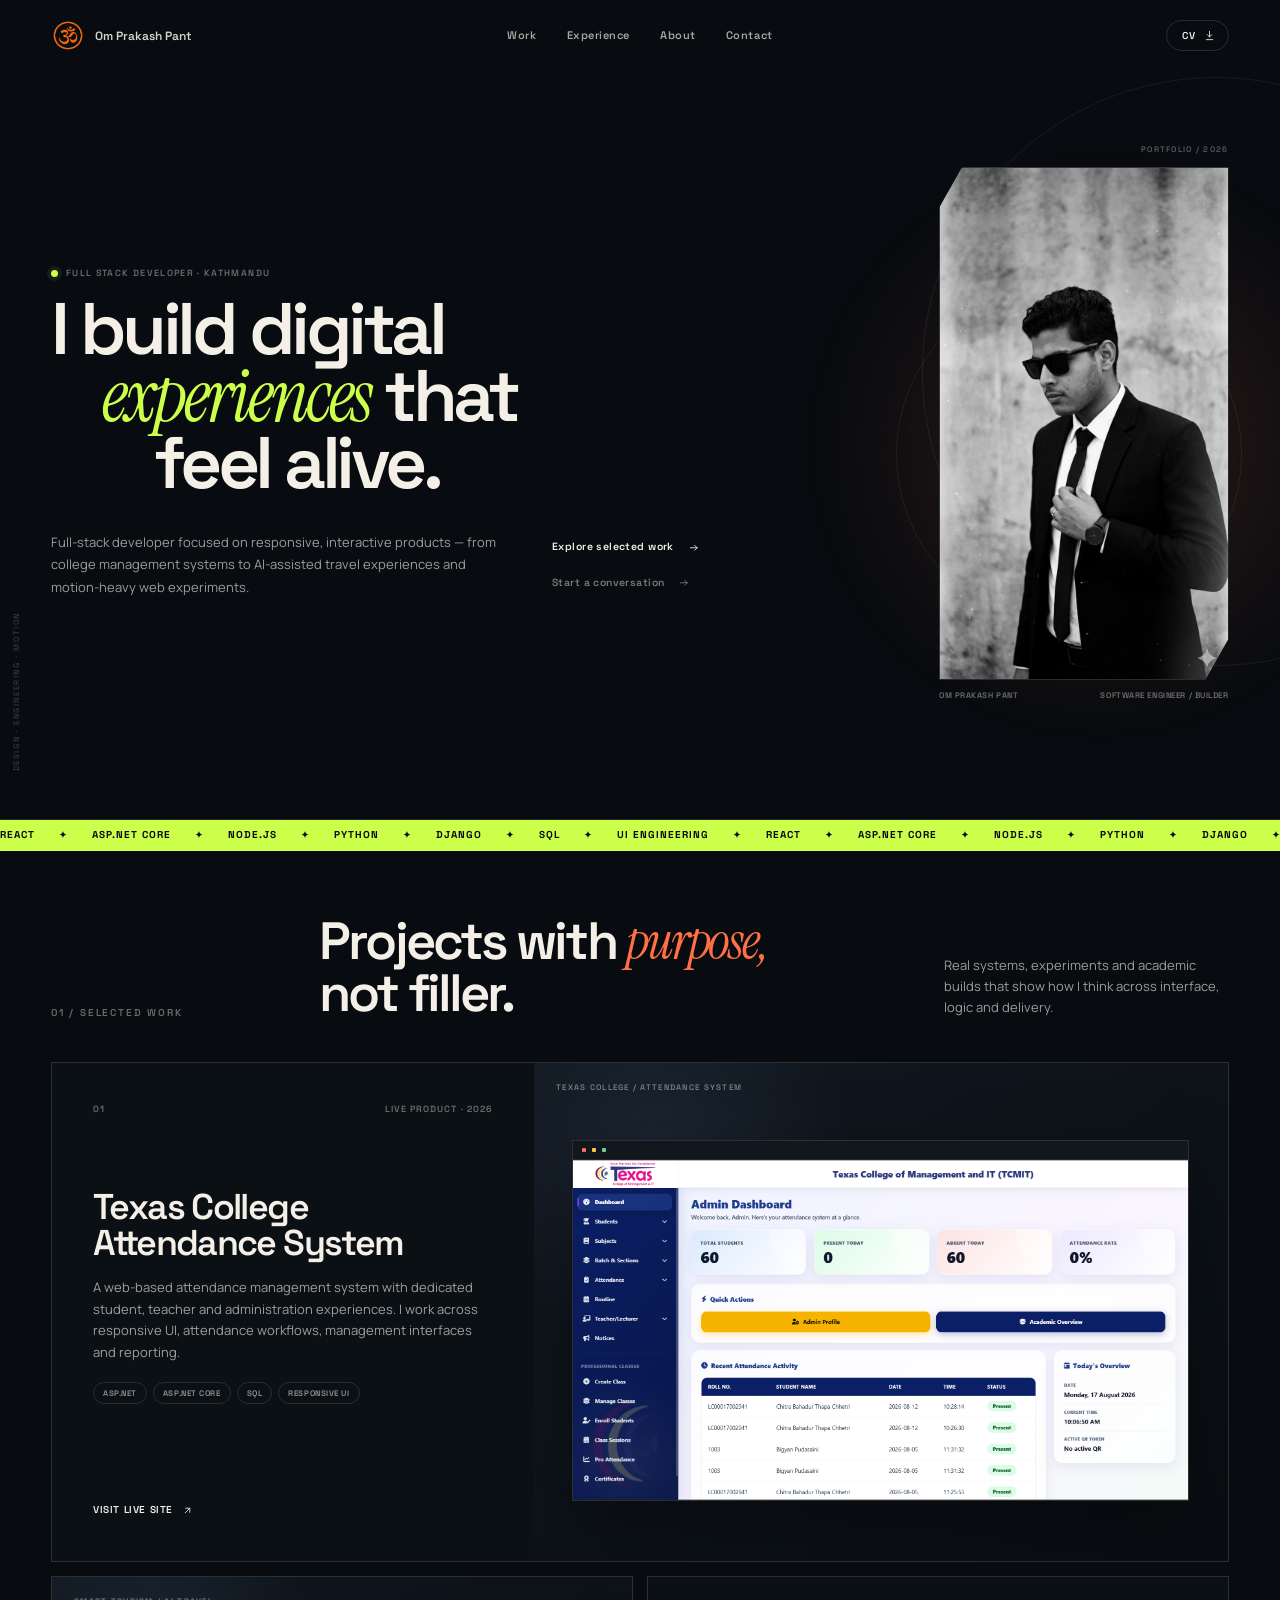
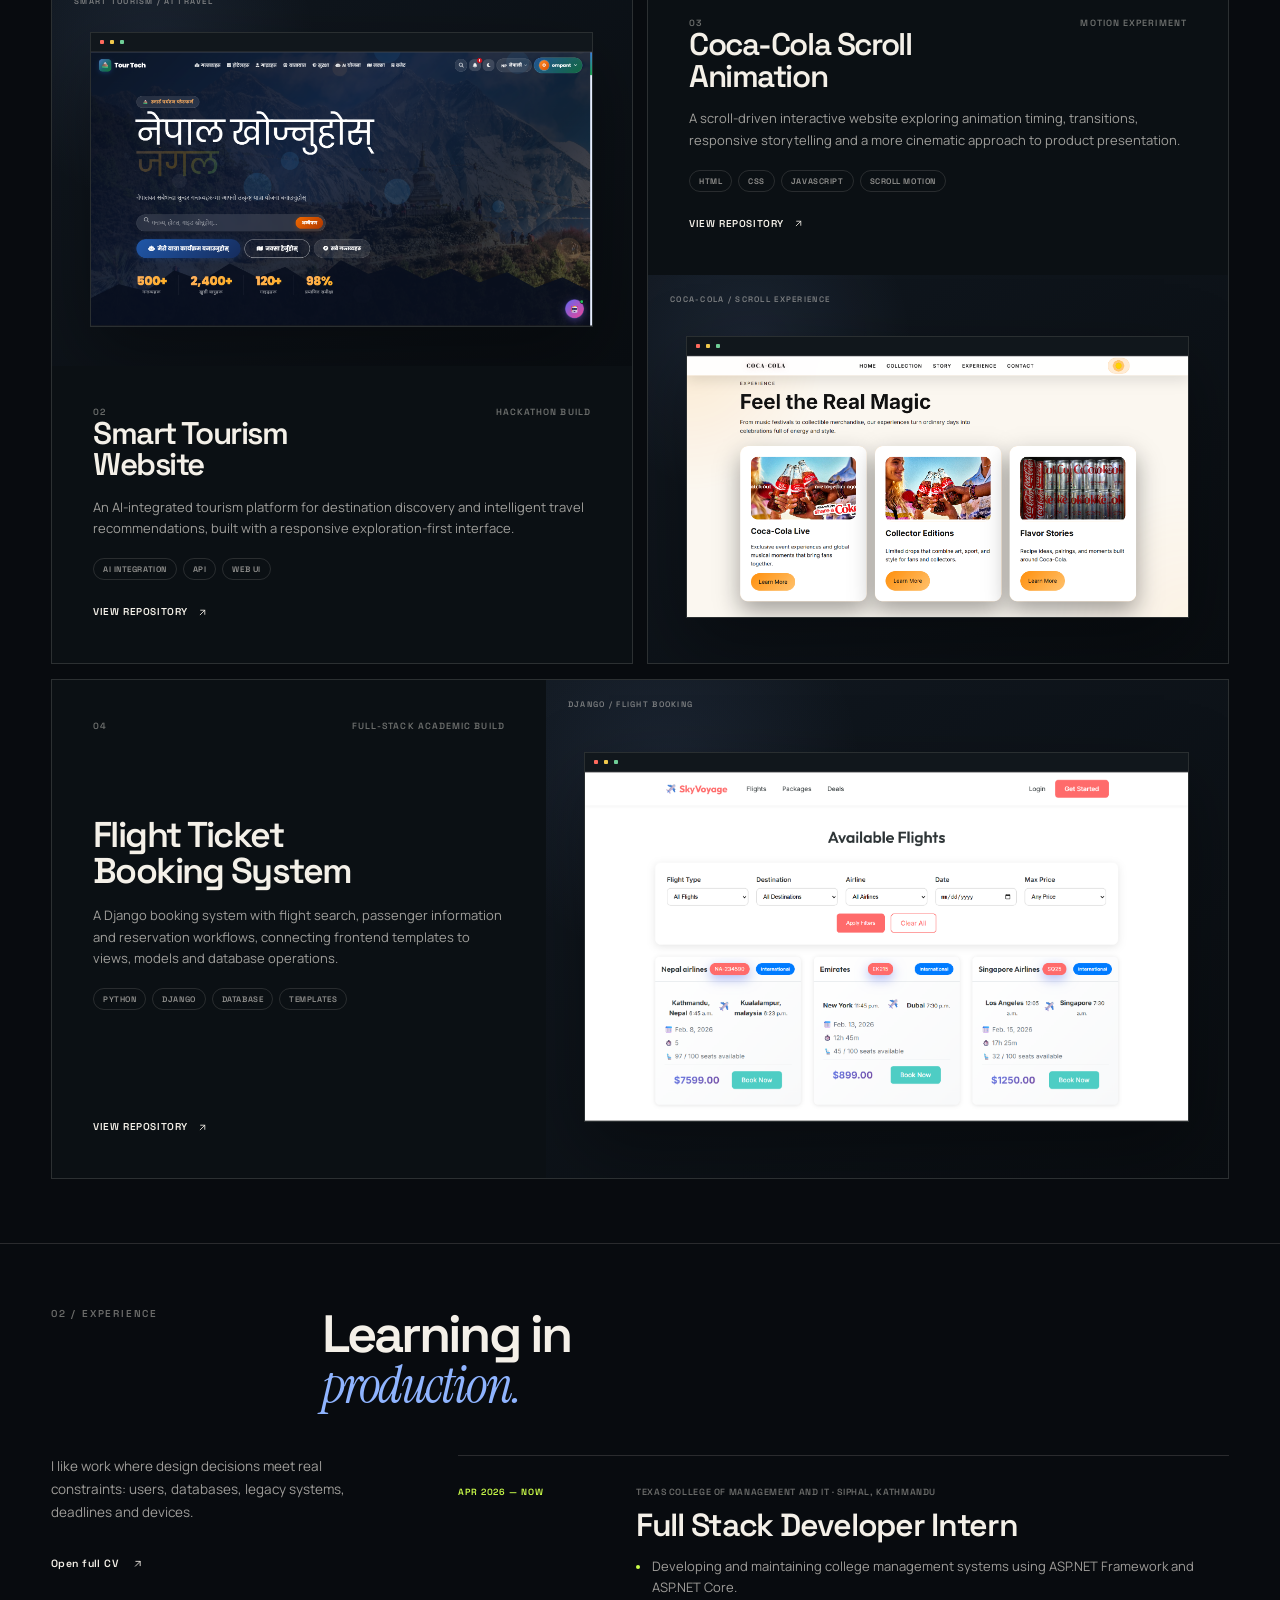
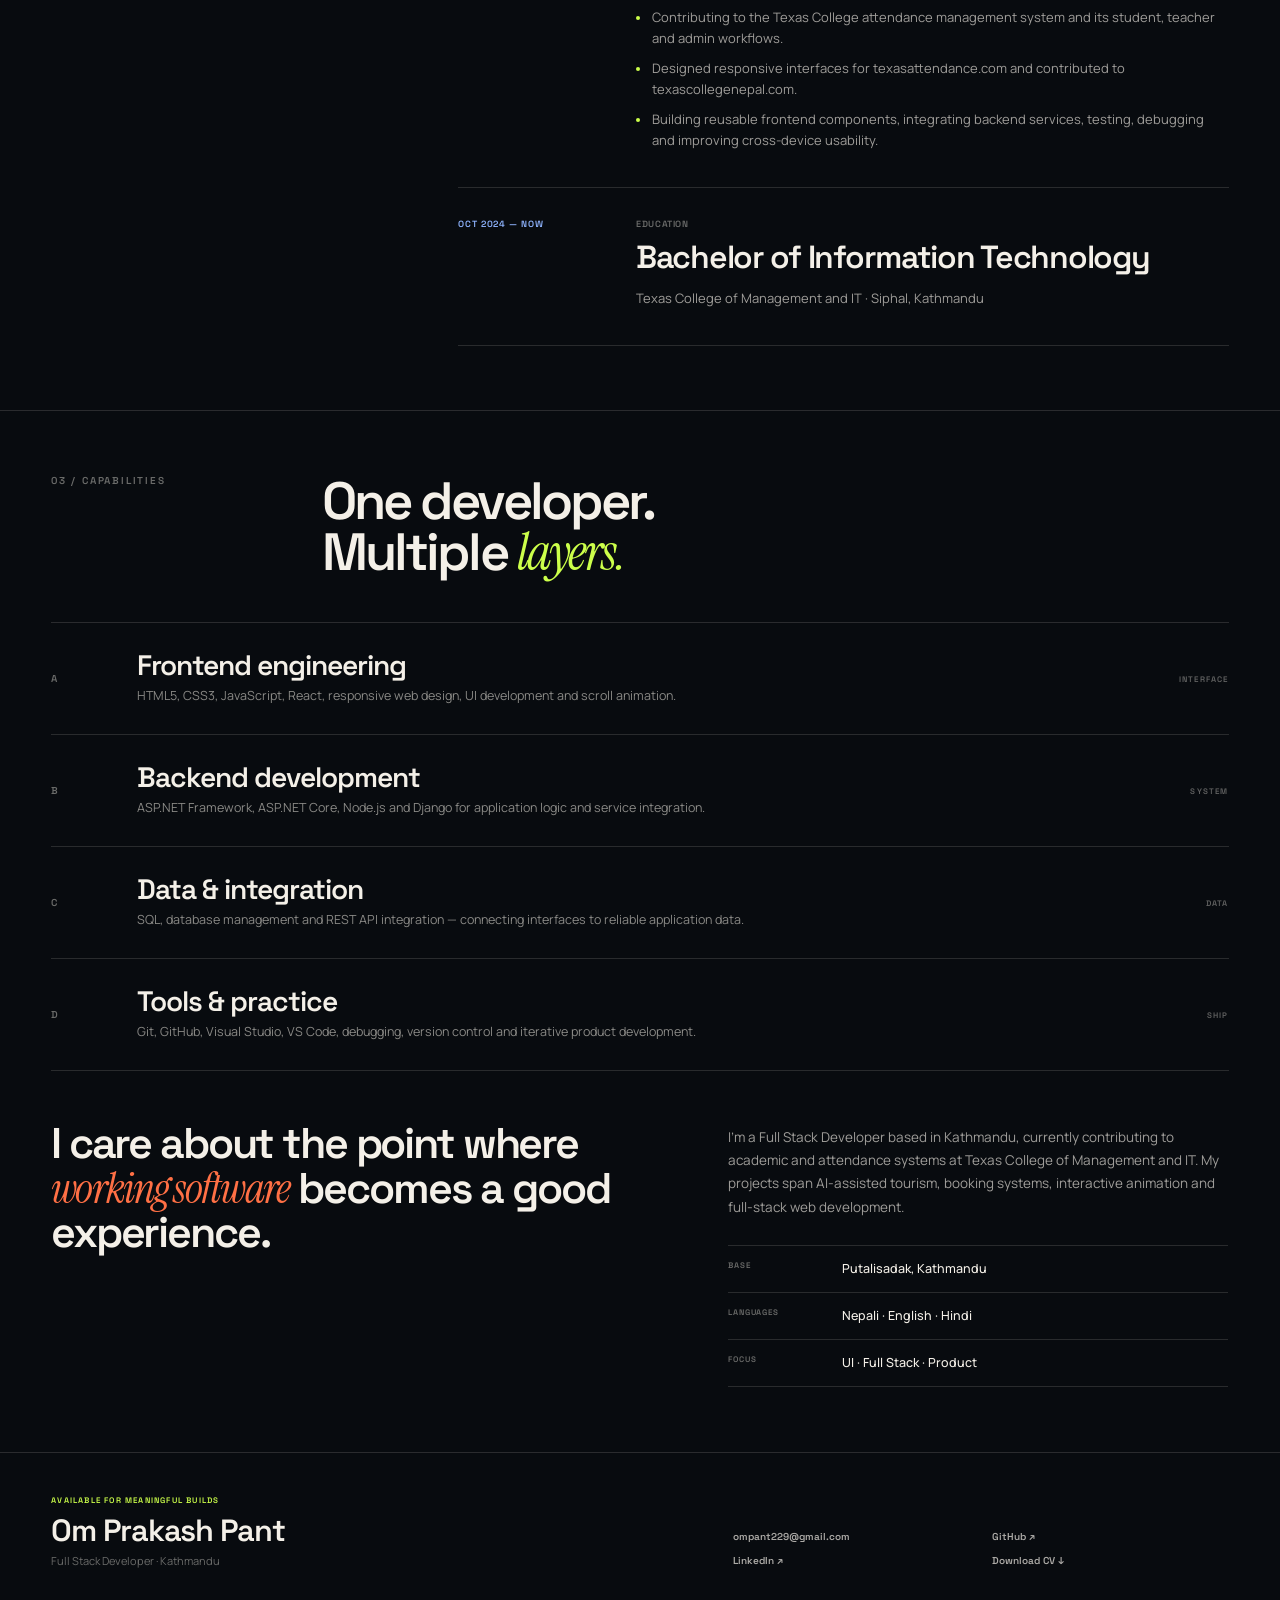
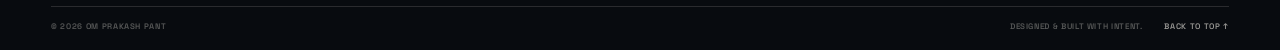
<file: index.html>
<!doctype html>
<html lang="en">
<head>
  <meta charset="utf-8">
  <meta name="viewport" content="width=device-width, initial-scale=1">
  <meta name="description" content="Portfolio of Om Prakash Pant — Full Stack Developer building responsive web products with React, ASP.NET, Node.js, Python and Django.">
  <meta name="theme-color" content="#080b0d">
  <title>Om Prakash Pant — Full Stack Developer</title>
  <link rel="preconnect" href="https://fonts.googleapis.com">
  <link rel="preconnect" href="https://fonts.gstatic.com" crossorigin>
  <link href="https://fonts.googleapis.com/css2?family=Instrument+Serif:ital@0;1&family=Manrope:wght@400;500;600;700&family=Space+Grotesk:wght@500;600;700&display=swap" rel="stylesheet">
  <link rel="stylesheet" href="assets/css/styles.css">
  <script src="assets/js/main.js" defer></script>
</head>
<body>
  <div class="scroll-progress" aria-hidden="true"><span id="scrollProgress"></span></div>

  <header class="site-header" id="siteHeader">
    <a class="brand" href="#home" aria-label="Om Prakash Pant home">
      <span class="brand-mark"><img src="assets/images/om-mark.png" alt="" width="36" height="36"></span>
      <span class="brand-name">Om Prakash Pant</span>
    </a>

    <nav class="desktop-nav" aria-label="Primary navigation">
      <a href="#work">Work</a>
      <a href="#experience">Experience</a>
      <a href="#about">About</a>
      <a href="#contact">Contact</a>
    </nav>

    <a class="header-cta magnetic" href="assets/docs/Om-Prakash-Pant-CV.pdf" download>
      <span>CV</span>
      <svg viewBox="0 0 24 24" aria-hidden="true"><path d="M12 3v12m0 0 5-5m-5 5-5-5M5 21h14"/></svg>
    </a>

    <button class="menu-toggle" id="menuToggle" type="button" aria-expanded="false" aria-controls="mobileNav" aria-label="Open navigation">
      <span></span><span></span>
    </button>

    <div class="mobile-nav" id="mobileNav" aria-hidden="true">
      <a href="#work">Work <span>01</span></a>
      <a href="#experience">Experience <span>02</span></a>
      <a href="#about">About <span>03</span></a>
      <a href="#contact">Contact <span>04</span></a>
    </div>
  </header>

  <main>
    <section class="hero" id="home">
      <div class="hero-noise" aria-hidden="true"></div>
      <div class="hero-orbit orbit-one" aria-hidden="true"></div>
      <div class="hero-orbit orbit-two" aria-hidden="true"></div>

      <div class="hero-layout">
        <div class="hero-copy">
          <div class="hero-kicker reveal-up">
            <span class="availability-dot"></span>
            Full Stack Developer · Kathmandu
          </div>

          <div class="hero-title-wrap">
            <h1 class="hero-title" aria-label="Om Prakash Pant, Full Stack Developer">
              <span class="line line-one reveal-text">I build digital</span>
              <span class="line line-two reveal-text"><em>experiences</em> that</span>
              <span class="line line-three reveal-text">feel alive.</span>
            </h1>
          </div>

          <div class="hero-copy-bottom">
            <p class="hero-intro reveal-up">
              Full-stack developer focused on responsive, interactive products — from college management systems to AI-assisted travel experiences and motion-heavy web experiments.
            </p>

            <div class="hero-actions reveal-up">
              <a class="text-link magnetic" href="#work">
                <span>Explore selected work</span>
                <svg viewBox="0 0 24 24" aria-hidden="true"><path d="M5 12h14m-5-5 5 5-5 5"/></svg>
              </a>
              <a class="text-link muted magnetic" href="mailto:ompant229@gmail.com">
                <span>Start a conversation</span>
                <svg viewBox="0 0 24 24" aria-hidden="true"><path d="M5 12h14m-5-5 5 5-5 5"/></svg>
              </a>
            </div>
          </div>
        </div>

        <div class="hero-portrait reveal-scale">
          <div class="portrait-index">PORTFOLIO / 2026</div>
          <div class="portrait-frame">
            <img src="assets/images/om-prakash-pant.jpg" alt="Black and white portrait of Om Prakash Pant in a suit" width="768" height="1364">
          </div>
          <div class="portrait-caption">
            <span>Om Prakash Pant</span>
            <span>Software Engineer / Builder</span>
          </div>
        </div>
      </div>

      <div class="hero-side-note" aria-hidden="true">DESIGN · ENGINEERING · MOTION</div>
    </section>

    <div class="marquee" aria-label="Technology highlights">
      <div class="marquee-track">
        <span>React</span><i>✦</i><span>ASP.NET Core</span><i>✦</i><span>Node.js</span><i>✦</i><span>Python</span><i>✦</i><span>Django</span><i>✦</i><span>SQL</span><i>✦</i><span>UI Engineering</span><i>✦</i>
        <span>React</span><i>✦</i><span>ASP.NET Core</span><i>✦</i><span>Node.js</span><i>✦</i><span>Python</span><i>✦</i><span>Django</span><i>✦</i><span>SQL</span><i>✦</i><span>UI Engineering</span><i>✦</i>
      </div>
    </div>

    <section class="work section-shell" id="work">
      <div class="section-heading reveal-up">
        <div class="section-index">01 / SELECTED WORK</div>
        <h2>Projects with <em>purpose,</em><br>not filler.</h2>
        <p>Real systems, experiments and academic builds that show how I think across interface, logic and delivery.</p>
      </div>

      <div class="project-list">
        <article class="project project-featured reveal-up" data-tilt>
          <div class="project-copy">
            <div class="project-meta"><span>01</span><span>Live product · 2026</span></div>
            <h3>Texas College<br>Attendance System</h3>
            <p>A web-based attendance management system with dedicated student, teacher and administration experiences. I work across responsive UI, attendance workflows, management interfaces and reporting.</p>
            <div class="tech-row"><span>ASP.NET</span><span>ASP.NET Core</span><span>SQL</span><span>Responsive UI</span></div>
            <a class="project-link magnetic" href="https://texasattendance.com" target="_blank" rel="noopener noreferrer">
              Visit live site
              <svg viewBox="0 0 24 24" aria-hidden="true"><path d="M7 17 17 7M8 7h9v9"/></svg>
            </a>
          </div>
          <div class="project-scene project-screenshot">
            <span class="scene-label">TEXAS COLLEGE / ATTENDANCE SYSTEM</span>
            <figure class="screen-frame">
              <img src="assets/images/attendance.png" alt="Texas College attendance system admin dashboard" width="1900" height="1049" loading="lazy" decoding="async">
            </figure>
          </div>
        </article>

        <article class="project project-half reveal-up" data-tilt>
          <div class="project-scene project-screenshot">
            <span class="scene-label">SMART TOURISM / AI TRAVEL</span>
            <figure class="screen-frame">
              <img src="assets/images/tourism.png" alt="Smart tourism website interface showing Nepal travel discovery" width="1920" height="1051" loading="lazy" decoding="async">
            </figure>
          </div>
          <div class="project-copy">
            <div class="project-meta"><span>02</span><span>Hackathon build</span></div>
            <h3>Smart Tourism<br>Website</h3>
            <p>An AI-integrated tourism platform for destination discovery and intelligent travel recommendations, built with a responsive exploration-first interface.</p>
            <div class="tech-row"><span>AI Integration</span><span>API</span><span>Web UI</span></div>
            <a class="project-link magnetic" href="https://github.com/ompant2302u/Smart-tourism-app" target="_blank" rel="noopener noreferrer">View repository <svg viewBox="0 0 24 24" aria-hidden="true"><path d="M7 17 17 7M8 7h9v9"/></svg></a>
          </div>
        </article>

        <article class="project project-half reveal-up" data-tilt>
          <div class="project-copy">
            <div class="project-meta"><span>03</span><span>Motion experiment</span></div>
            <h3>Coca-Cola Scroll<br>Animation</h3>
            <p>A scroll-driven interactive website exploring animation timing, transitions, responsive storytelling and a more cinematic approach to product presentation.</p>
            <div class="tech-row"><span>HTML</span><span>CSS</span><span>JavaScript</span><span>Scroll Motion</span></div>
            <a class="project-link magnetic" href="https://github.com/ompant2302u/Animated-website" target="_blank" rel="noopener noreferrer">View repository <svg viewBox="0 0 24 24" aria-hidden="true"><path d="M7 17 17 7M8 7h9v9"/></svg></a>
          </div>
          <div class="project-scene project-screenshot">
            <span class="scene-label">COCA-COLA / SCROLL EXPERIENCE</span>
            <figure class="screen-frame">
              <img src="assets/images/coke.png" alt="Coca-Cola scroll animation website experience section" width="1897" height="989" loading="lazy" decoding="async">
            </figure>
          </div>
        </article>

        <article class="project project-featured reverse reveal-up" data-tilt>
          <div class="project-copy">
            <div class="project-meta"><span>04</span><span>Full-stack academic build</span></div>
            <h3>Flight Ticket<br>Booking System</h3>
            <p>A Django booking system with flight search, passenger information and reservation workflows, connecting frontend templates to views, models and database operations.</p>
            <div class="tech-row"><span>Python</span><span>Django</span><span>Database</span><span>Templates</span></div>
            <a class="project-link magnetic" href="https://github.com/ompant2302u/Flight-ticket-booking-Django" target="_blank" rel="noopener noreferrer">View repository <svg viewBox="0 0 24 24" aria-hidden="true"><path d="M7 17 17 7M8 7h9v9"/></svg></a>
          </div>
          <div class="project-scene project-screenshot">
            <span class="scene-label">DJANGO / FLIGHT BOOKING</span>
            <figure class="screen-frame">
              <img src="assets/images/flight.png" alt="Flight ticket booking system available flights page" width="1901" height="1099" loading="lazy" decoding="async">
            </figure>
          </div>
        </article>
      </div>
    </section>

    <section class="experience section-shell" id="experience">
      <div class="experience-intro reveal-up">
        <div class="section-index">02 / EXPERIENCE</div>
        <h2>Learning in<br><em>production.</em></h2>
      </div>

      <div class="experience-grid">
        <div class="experience-sticky reveal-up">
          <p>I like work where design decisions meet real constraints: users, databases, legacy systems, deadlines and devices.</p>
          <a class="text-link magnetic" href="assets/docs/Om-Prakash-Pant-CV.pdf" target="_blank" rel="noopener noreferrer">
            <span>Open full CV</span><svg viewBox="0 0 24 24" aria-hidden="true"><path d="M7 17 17 7M8 7h9v9"/></svg>
          </a>
        </div>

        <div class="timeline">
          <article class="timeline-entry reveal-up">
            <div class="timeline-year">APR 2026 — NOW</div>
            <div class="timeline-body">
              <span class="eyebrow">Texas College of Management and IT · Siphal, Kathmandu</span>
              <h3>Full Stack Developer Intern</h3>
              <ul>
                <li>Developing and maintaining college management systems using ASP.NET Framework and ASP.NET Core.</li>
                <li>Contributing to the Texas College attendance management system and its student, teacher and admin workflows.</li>
                <li>Designed responsive interfaces for texasattendance.com and contributed to texascollegenepal.com.</li>
                <li>Building reusable frontend components, integrating backend services, testing, debugging and improving cross-device usability.</li>
              </ul>
            </div>
          </article>

          <article class="timeline-entry education-entry reveal-up">
            <div class="timeline-year">OCT 2024 — NOW</div>
            <div class="timeline-body">
              <span class="eyebrow">Education</span>
              <h3>Bachelor of Information Technology</h3>
              <p>Texas College of Management and IT · Siphal, Kathmandu</p>
            </div>
          </article>
        </div>
      </div>
    </section>

    <section class="capabilities section-shell" id="about">
      <div class="capabilities-head reveal-up">
        <div class="section-index">03 / CAPABILITIES</div>
        <h2>One developer.<br>Multiple <em>layers.</em></h2>
      </div>

      <div class="capability-lanes">
        <article class="lane reveal-up">
          <span class="lane-number">A</span>
          <div><h3>Frontend engineering</h3><p>HTML5, CSS3, JavaScript, React, responsive web design, UI development and scroll animation.</p></div>
          <span class="lane-signal">INTERFACE</span>
        </article>
        <article class="lane reveal-up">
          <span class="lane-number">B</span>
          <div><h3>Backend development</h3><p>ASP.NET Framework, ASP.NET Core, Node.js and Django for application logic and service integration.</p></div>
          <span class="lane-signal">SYSTEM</span>
        </article>
        <article class="lane reveal-up">
          <span class="lane-number">C</span>
          <div><h3>Data & integration</h3><p>SQL, database management and REST API integration — connecting interfaces to reliable application data.</p></div>
          <span class="lane-signal">DATA</span>
        </article>
        <article class="lane reveal-up">
          <span class="lane-number">D</span>
          <div><h3>Tools & practice</h3><p>Git, GitHub, Visual Studio, VS Code, debugging, version control and iterative product development.</p></div>
          <span class="lane-signal">SHIP</span>
        </article>
      </div>

      <div class="about-grid">
        <div class="about-statement reveal-up">
          <p class="big-copy">I care about the point where <em>working software</em> becomes a good experience.</p>
        </div>
        <div class="about-details reveal-up">
          <p>I'm a Full Stack Developer based in Kathmandu, currently contributing to academic and attendance systems at Texas College of Management and IT. My projects span AI-assisted tourism, booking systems, interactive animation and full-stack web development.</p>
          <div class="detail-pairs">
            <div><span>Base</span><strong>Putalisadak, Kathmandu</strong></div>
            <div><span>Languages</span><strong>Nepali · English · Hindi</strong></div>
            <div><span>Focus</span><strong>UI · Full Stack · Product</strong></div>
          </div>
        </div>
      </div>
    </section>

  </main>

  <footer class="site-footer" id="contact">
    <div class="footer-main">
      <div class="footer-identity">
        <span class="footer-label">Available for meaningful builds</span>
        <strong>Om Prakash Pant</strong>
        <span>Full Stack Developer · Kathmandu</span>
      </div>

      <div class="footer-connect" aria-label="Contact links">
        <a href="mailto:ompant229@gmail.com">ompant229@gmail.com</a>
        <a href="https://github.com/ompant2302u" target="_blank" rel="noopener noreferrer">GitHub ↗</a>
        <a href="https://www.linkedin.com/in/om-prakash-pant-a6b349251/" target="_blank" rel="noopener noreferrer">LinkedIn ↗</a>
        <a href="assets/docs/Om-Prakash-Pant-CV.pdf" download>Download CV ↓</a>
      </div>
    </div>

    <div class="footer-bottom">
      <span>© <span id="year"></span> Om Prakash Pant</span>
      <span>Designed & built with intent.</span>
      <a href="#home" class="back-top">Back to top ↑</a>
    </div>
  </footer>
</body>
</html>
</file>
<file: assets/css/styles.css>
:root {
  --ink: #080b0f;
  --ink-2: #0e1318;
  --paper: #f4f0e8;
  --muted: rgba(244, 240, 232, .64);
  --muted-2: rgba(244, 240, 232, .42);
  --line: rgba(244, 240, 232, .14);
  --acid: #ccff4a;
  --orange: #ff7045;
  --blue: #8fb4ff;
  --max: 1440px;
  --pad: clamp(22px, 4vw, 60px);
  --ease: cubic-bezier(.22, .8, .2, 1);
}

* { box-sizing: border-box; }
html {
  scroll-behavior: smooth;
  background: var(--ink);
  color-scheme: dark;
  overflow-x: clip;
}
body {
  margin: 0;
  width: 100%;
  min-width: 0;
  background: var(--ink);
  color: var(--paper);
  font-family: "Manrope", system-ui, -apple-system, BlinkMacSystemFont, "Segoe UI", sans-serif;
  overflow-x: clip;
  text-rendering: optimizeLegibility;
  -webkit-font-smoothing: antialiased;
}
main { width: 100%; overflow: clip; }
section, footer { scroll-margin-top: 74px; }
::selection { background: var(--acid); color: var(--ink); }
a { color: inherit; text-decoration: none; }
button, a { -webkit-tap-highlight-color: transparent; }
button { font: inherit; }
img { display: block; max-width: 100%; }
svg {
  width: 1.1em;
  height: 1.1em;
  fill: none;
  stroke: currentColor;
  stroke-width: 1.8;
  stroke-linecap: round;
  stroke-linejoin: round;
}

.section-shell {
  width: min(100%, var(--max));
  margin-inline: auto;
  padding-inline: var(--pad);
}
.section-index {
  font: 600 10px/1.2 "Space Grotesk", sans-serif;
  letter-spacing: .18em;
  text-transform: uppercase;
  color: var(--muted-2);
}

/* Header */
.scroll-progress {
  position: fixed;
  inset: 0 0 auto;
  height: 2px;
  z-index: 1200;
  pointer-events: none;
}
.scroll-progress span {
  display: block;
  width: 0;
  height: 100%;
  background: var(--acid);
}
.site-header {
  position: fixed;
  inset: 0 0 auto;
  z-index: 1000;
  height: 72px;
  padding-inline: var(--pad);
  display: grid;
  grid-template-columns: 1fr auto 1fr;
  align-items: center;
  border-bottom: 1px solid transparent;
  transition: background .25s ease, border-color .25s ease, backdrop-filter .25s ease;
}
.site-header.scrolled {
  background: rgba(8, 11, 15, .82);
  border-color: var(--line);
  backdrop-filter: blur(16px);
}
.brand {
  justify-self: start;
  display: inline-flex;
  align-items: center;
  gap: 10px;
  min-width: 0;
  font: 600 12px/1 "Space Grotesk", sans-serif;
}
.brand-mark {
  width: 34px;
  height: 34px;
  flex: 0 0 auto;
  display: grid;
  place-items: center;
}
.brand-mark img {
  width: 100%;
  height: 100%;
  object-fit: contain;
  transition: transform .25s var(--ease), filter .25s ease;
}
.brand:hover .brand-mark img { transform: rotate(-6deg) scale(1.04); filter: brightness(1.08); }
.brand-name {
  min-width: 0;
  overflow: hidden;
  text-overflow: ellipsis;
  white-space: nowrap;
  color: rgba(244,240,232,.88);
}
.desktop-nav {
  display: flex;
  gap: 30px;
  font: 600 11px/1 "Space Grotesk", sans-serif;
  letter-spacing: .05em;
}
.desktop-nav a {
  position: relative;
  color: rgba(244,240,232,.68);
  transition: color .2s ease;
}
.desktop-nav a::after {
  content: "";
  position: absolute;
  left: 0;
  right: 100%;
  bottom: -7px;
  height: 1px;
  background: var(--acid);
  transition: right .25s var(--ease);
}
.desktop-nav a:hover { color: var(--paper); }
.desktop-nav a:hover::after { right: 0; }
.header-cta {
  justify-self: end;
  display: inline-flex;
  align-items: center;
  gap: 8px;
  border: 1px solid var(--line);
  border-radius: 999px;
  padding: 9px 13px 9px 15px;
  font: 600 10px/1 "Space Grotesk", sans-serif;
  letter-spacing: .08em;
  transition: background .22s ease, color .22s ease, border-color .22s ease;
}
.header-cta:hover { background: var(--acid); color: var(--ink); border-color: var(--acid); }
.menu-toggle, .mobile-nav { display: none; }

/* Hero */
.hero {
  position: relative;
  min-height: min(900px, 100svh);
  padding: 92px var(--pad) 40px;
  overflow: clip;
  border-bottom: 1px solid var(--line);
  display: flex;
  align-items: center;
}
.hero-noise {
  position: absolute;
  inset: 0;
  opacity: .09;
  pointer-events: none;
  background-image: url("data:image/svg+xml,%3Csvg viewBox='0 0 180 180' xmlns='http://www.w3.org/2000/svg'%3E%3Cfilter id='n'%3E%3CfeTurbulence type='fractalNoise' baseFrequency='.9' numOctaves='4' stitchTiles='stitch'/%3E%3C/filter%3E%3Crect width='100%25' height='100%25' filter='url(%23n)' opacity='.36'/%3E%3C/svg%3E");
  mix-blend-mode: soft-light;
}
.hero::before {
  content: "";
  position: absolute;
  width: min(48vw, 620px);
  aspect-ratio: 1;
  left: 62%;
  top: 17%;
  border-radius: 50%;
  background: radial-gradient(circle, rgba(255,112,69,.14), rgba(255,112,69,0) 68%);
  filter: blur(12px);
  pointer-events: none;
}
.hero-orbit {
  position: absolute;
  border: 1px solid rgba(244,240,232,.07);
  border-radius: 50%;
  pointer-events: none;
}
.orbit-one { width: 46vw; aspect-ratio: 1; right: -18vw; top: 6vw; }
.orbit-two { width: 27vw; aspect-ratio: 1; right: 3vw; top: 22vw; }
.hero-layout {
  position: relative;
  z-index: 2;
  width: min(100%, var(--max));
  margin-inline: auto;
  display: grid;
  grid-template-columns: minmax(0, 1.48fr) minmax(260px, .52fr);
  gap: clamp(44px, 6vw, 96px);
  align-items: center;
}
.hero-copy, .hero-title-wrap { min-width: 0; }
.hero-kicker {
  display: flex;
  align-items: center;
  gap: 8px;
  margin-bottom: 24px;
  color: var(--muted-2);
  font: 600 9px/1 "Space Grotesk", sans-serif;
  letter-spacing: .15em;
  text-transform: uppercase;
}
.availability-dot {
  width: 7px;
  height: 7px;
  flex: 0 0 auto;
  border-radius: 50%;
  background: var(--acid);
  box-shadow: 0 0 0 4px rgba(204,255,74,.08);
}
.hero-title {
  margin: 0;
  max-width: 1040px;
  font: 600 clamp(46px, 5.7vw, 82px)/.91 "Space Grotesk", sans-serif;
  letter-spacing: -.062em;
}
.hero-title .line {
  display: block;
  min-width: 0;
  white-space: nowrap;
  transform-origin: left center;
}
.hero-title .line-two { margin-left: clamp(0px, 4vw, 58px); }
.hero-title .line-three { margin-left: clamp(0px, 8vw, 112px); }
.hero-title em {
  color: var(--acid);
  font-family: "Instrument Serif", serif;
  font-weight: 400;
  letter-spacing: -.04em;
}
.hero-copy-bottom {
  margin-top: clamp(26px, 3.2vw, 42px);
  display: grid;
  grid-template-columns: minmax(0, 1fr) minmax(190px, .72fr);
  gap: clamp(24px, 4vw, 56px);
  align-items: end;
}
.hero-intro {
  margin: 0;
  max-width: 520px;
  color: var(--muted);
  font-size: clamp(13px, .95vw, 14.5px);
  line-height: 1.72;
}
.hero-actions {
  display: flex;
  flex-direction: column;
  align-items: flex-start;
  gap: 7px;
}
.text-link {
  display: inline-flex;
  align-items: center;
  gap: 14px;
  padding: 8px 0;
  font: 600 10.5px/1.2 "Space Grotesk", sans-serif;
  letter-spacing: .04em;
}
.text-link svg { transition: transform .22s var(--ease); }
.text-link:hover { color: var(--acid); }
.text-link:hover svg { transform: translateX(4px); }
.text-link.muted { color: rgba(244,240,232,.48); }
.text-link.muted:hover { color: var(--paper); }
.hero-portrait {
  position: relative;
  justify-self: end;
  width: min(100%, 320px);
  min-width: 0;
}
.portrait-index {
  position: absolute;
  top: -22px;
  right: 0;
  color: rgba(244,240,232,.35);
  font: 600 8px/1 "Space Grotesk", sans-serif;
  letter-spacing: .16em;
}
.portrait-frame {
  overflow: hidden;
  background: #151a1e;
  border: 1px solid rgba(244,240,232,.13);
  clip-path: polygon(8% 0, 100% 0, 100% 92%, 92% 100%, 0 100%, 0 8%);
}
.portrait-frame img {
  width: 100%;
  height: auto;
  aspect-ratio: 2 / 3;
  object-fit: cover;
  object-position: 50% 18%;
  filter: saturate(.92) contrast(1.02);
  transition: transform .45s var(--ease), filter .45s ease;
}
.hero-portrait:hover img { transform: scale(1.025); filter: saturate(1) contrast(1.03); }
.portrait-caption {
  display: flex;
  justify-content: space-between;
  gap: 12px;
  margin-top: 10px;
  color: rgba(244,240,232,.43);
  font: 600 8px/1.35 "Space Grotesk", sans-serif;
  letter-spacing: .07em;
  text-transform: uppercase;
}
.hero-side-note {
  position: absolute;
  left: 12px;
  bottom: 48px;
  writing-mode: vertical-rl;
  transform: rotate(180deg);
  color: rgba(244,240,232,.18);
  font: 600 8px/1 "Space Grotesk", sans-serif;
  letter-spacing: .2em;
}

/* Ticker */
.marquee {
  overflow: hidden;
  border-bottom: 1px solid var(--line);
  background: var(--acid);
  color: var(--ink);
}
.marquee-track {
  display: flex;
  width: max-content;
  align-items: center;
  gap: 24px;
  padding: 10px 0;
  animation: marquee 24s linear infinite;
  will-change: transform;
  font: 700 10px/1 "Space Grotesk", sans-serif;
  letter-spacing: .1em;
  text-transform: uppercase;
}
.marquee-track i { font-style: normal; font-size: 9px; }
@keyframes marquee { to { transform: translateX(-50%); } }

/* Shared section hierarchy */
.work,
.experience,
.capabilities {
  padding-top: clamp(62px, 6.5vw, 92px);
  padding-bottom: clamp(62px, 6.5vw, 92px);
}
.experience,
.capabilities { border-top: 1px solid var(--line); }
.section-heading {
  display: grid;
  grid-template-columns: .85fr 2.1fr 1fr;
  align-items: end;
  gap: 26px;
  margin-bottom: clamp(36px, 4.5vw, 60px);
}
.section-heading h2,
.experience-intro h2,
.capabilities-head h2 {
  margin: 0;
  min-width: 0;
  font: 600 clamp(36px, 4.1vw, 58px)/.98 "Space Grotesk", sans-serif;
  letter-spacing: -.055em;
  overflow-wrap: anywhere;
}
.section-heading h2 em,
.experience-intro h2 em,
.capabilities-head h2 em,
.big-copy em {
  color: var(--orange);
  font-family: "Instrument Serif", serif;
  font-weight: 400;
  letter-spacing: -.04em;
}
.section-heading p {
  margin: 0;
  max-width: 390px;
  color: var(--muted);
  font-size: 13px;
  line-height: 1.65;
}

/* Projects */
.project-list {
  display: grid;
  grid-template-columns: repeat(2, minmax(0, 1fr));
  gap: 14px;
}
.project {
  position: relative;
  min-width: 0;
  overflow: hidden;
  border: 1px solid var(--line);
  background: #0b1014;
  display: grid;
  transform-style: preserve-3d;
  transition: border-color .3s ease, transform .35s var(--ease), box-shadow .35s var(--ease);
}
.project:hover {
  border-color: rgba(244,240,232,.28);
  box-shadow: 0 24px 70px rgba(0,0,0,.14);
}
.project-featured {
  grid-column: 1 / -1;
  grid-template-columns: minmax(310px, .82fr) minmax(0, 1.18fr);
  min-height: 500px;
}
.project-featured.reverse { grid-template-columns: minmax(310px, .84fr) minmax(0, 1.16fr); }
.project-half {
  min-height: 620px;
  grid-template-rows: auto 1fr;
}
.project-copy {
  position: relative;
  z-index: 2;
  min-width: 0;
  padding: clamp(28px, 3.2vw, 46px);
  display: flex;
  flex-direction: column;
  align-items: flex-start;
}
.project-meta {
  width: 100%;
  min-width: 0;
  display: flex;
  justify-content: space-between;
  gap: 18px;
  color: var(--muted-2);
  font: 600 9px/1.25 "Space Grotesk", sans-serif;
  text-transform: uppercase;
  letter-spacing: .12em;
}
.project-meta span:last-child { text-align: right; }
.project-copy h3 {
  margin: auto 0 16px;
  max-width: 100%;
  font: 600 clamp(29px, 2.8vw, 42px)/1 "Space Grotesk", sans-serif;
  letter-spacing: -.045em;
  overflow-wrap: anywhere;
}
.project-half .project-copy h3 { font-size: clamp(27px, 2.45vw, 36px); }
.project-copy p {
  max-width: 540px;
  margin: 0 0 18px;
  color: var(--muted);
  font-size: 13px;
  line-height: 1.68;
}
.tech-row {
  display: flex;
  flex-wrap: wrap;
  gap: 6px;
  margin-bottom: 22px;
}
.tech-row span {
  border: 1px solid rgba(244,240,232,.13);
  border-radius: 999px;
  padding: 6px 9px;
  color: rgba(244,240,232,.58);
  font: 600 8px/1 "Space Grotesk", sans-serif;
  letter-spacing: .07em;
  text-transform: uppercase;
}
.project-link {
  margin-top: auto;
  display: inline-flex;
  align-items: center;
  gap: 9px;
  padding-block: 4px;
  font: 600 10px/1.2 "Space Grotesk", sans-serif;
  letter-spacing: .06em;
  text-transform: uppercase;
}
.project-link svg { transition: transform .22s var(--ease); }
.project-link:hover { color: var(--acid); }
.project-link:hover svg { transform: translate(3px, -3px); }
.project-scene {
  position: relative;
  min-width: 0;
  overflow: hidden;
  background:
    radial-gradient(circle at 18% 18%, rgba(143,180,255,.09), transparent 28%),
    linear-gradient(145deg, #111820, #090d11);
}
.project-screenshot {
  display: flex;
  align-items: center;
  justify-content: center;
  padding: clamp(42px, 4.3vw, 64px) clamp(24px, 3vw, 44px) clamp(28px, 3vw, 44px);
}
.scene-label {
  position: absolute;
  top: 20px;
  left: 22px;
  z-index: 4;
  color: rgba(244,240,232,.46);
  font: 600 8px/1 "Space Grotesk", sans-serif;
  letter-spacing: .16em;
  text-transform: uppercase;
}
.screen-frame {
  position: relative;
  width: 100%;
  margin: 0;
  overflow: hidden;
  background: #0e1317;
  border: 1px solid rgba(244,240,232,.12);
  box-shadow: 0 28px 70px rgba(0,0,0,.34);
  transform: translateZ(0);
  transition: transform .42s var(--ease), box-shadow .42s var(--ease);
}
.screen-frame::before {
  content: "";
  display: block;
  height: 18px;
  border-bottom: 1px solid rgba(244,240,232,.08);
  background:
    radial-gradient(circle at 11px 9px, #ff6a5d 0 2px, transparent 2.5px),
    radial-gradient(circle at 21px 9px, #f2c94c 0 2px, transparent 2.5px),
    radial-gradient(circle at 31px 9px, #6fcf97 0 2px, transparent 2.5px),
    #11171c;
}
.screen-frame img {
  width: 100%;
  height: auto;
  object-fit: contain;
  background: #fff;
}
.project:hover .screen-frame {
  transform: translateY(-3px) scale(1.004);
  box-shadow: 0 34px 82px rgba(0,0,0,.42);
}

/* Experience */
.experience-intro,
.capabilities-head {
  display: grid;
  grid-template-columns: .85fr 3.15fr;
  gap: 26px;
  margin-bottom: clamp(36px, 4.5vw, 58px);
}
.experience-intro h2 em { color: var(--blue); }
.experience-grid {
  display: grid;
  grid-template-columns: .9fr 2.1fr;
  gap: clamp(42px, 6vw, 96px);
}
.experience-sticky {
  align-self: start;
  position: sticky;
  top: 96px;
}
.experience-sticky p {
  max-width: 340px;
  margin: 0 0 26px;
  color: var(--muted);
  font-size: 13.5px;
  line-height: 1.7;
}
.timeline { border-top: 1px solid var(--line); }
.timeline-entry {
  display: grid;
  grid-template-columns: 150px minmax(0, 1fr);
  gap: 28px;
  padding: 30px 0 36px;
  border-bottom: 1px solid var(--line);
}
.timeline-year {
  color: var(--acid);
  font: 600 9px/1.4 "Space Grotesk", sans-serif;
  letter-spacing: .1em;
}
.education-entry .timeline-year { color: var(--blue); }
.timeline-body { min-width: 0; }
.timeline-body .eyebrow {
  display: block;
  margin-bottom: 9px;
  color: var(--muted-2);
  font: 600 9px/1.5 "Space Grotesk", sans-serif;
  letter-spacing: .07em;
  text-transform: uppercase;
  overflow-wrap: anywhere;
}
.timeline-body h3 {
  margin: 0 0 14px;
  font: 600 clamp(25px, 2.5vw, 34px)/1.04 "Space Grotesk", sans-serif;
  letter-spacing: -.04em;
  overflow-wrap: anywhere;
}
.timeline-body ul {
  margin: 0;
  padding: 0;
  list-style: none;
  display: grid;
  gap: 9px;
}
.timeline-body li,
.timeline-body p {
  margin: 0;
  color: var(--muted);
  font-size: 13px;
  line-height: 1.62;
}
.timeline-body li { position: relative; padding-left: 16px; }
.timeline-body li::before {
  content: "";
  position: absolute;
  left: 0;
  top: .72em;
  width: 4px;
  height: 4px;
  border-radius: 50%;
  background: var(--acid);
}

/* Capabilities + about */
.capabilities-head h2 em { color: var(--acid); }
.capability-lanes {
  border-top: 1px solid var(--line);
  margin-bottom: clamp(52px, 5vw, 72px);
}
.lane {
  position: relative;
  display: grid;
  grid-template-columns: 64px minmax(0, 1fr) 100px;
  gap: 22px;
  align-items: center;
  min-height: 112px;
  border-bottom: 1px solid var(--line);
  overflow: hidden;
  transition: padding .28s var(--ease), color .28s ease;
}
.lane::before {
  content: "";
  position: absolute;
  inset: 0 100% 0 0;
  z-index: -1;
  background: var(--paper);
  transition: right .4s var(--ease);
}
.lane:hover { color: var(--ink); padding-left: 14px; }
.lane:hover::before { right: 0; }
.lane-number {
  color: var(--muted-2);
  font: 600 10px/1 "Space Grotesk", sans-serif;
}
.lane h3 {
  margin: 0 0 6px;
  font: 600 clamp(21px, 2.2vw, 29px)/1.05 "Space Grotesk", sans-serif;
  letter-spacing: -.035em;
}
.lane p {
  max-width: 680px;
  margin: 0;
  color: rgba(244,240,232,.55);
  font-size: 12.5px;
  line-height: 1.58;
  transition: color .28s ease;
}
.lane:hover p,
.lane:hover .lane-number { color: rgba(8,11,15,.62); }
.lane-signal {
  justify-self: end;
  opacity: .38;
  font: 600 8px/1 "Space Grotesk", sans-serif;
  letter-spacing: .15em;
}
.about-grid {
  display: grid;
  grid-template-columns: 1.2fr 1fr;
  gap: clamp(42px, 6vw, 88px);
  align-items: start;
}
.big-copy {
  margin: 0;
  font: 600 clamp(31px, 3.35vw, 46px)/1.04 "Space Grotesk", sans-serif;
  letter-spacing: -.05em;
  overflow-wrap: anywhere;
}
.about-details { padding-top: 4px; min-width: 0; }
.about-details > p {
  margin: 0 0 26px;
  color: var(--muted);
  font-size: 13.5px;
  line-height: 1.72;
}
.detail-pairs { border-top: 1px solid var(--line); }
.detail-pairs div {
  display: grid;
  grid-template-columns: 100px minmax(0, 1fr);
  gap: 14px;
  padding: 14px 0;
  border-bottom: 1px solid var(--line);
}
.detail-pairs span {
  color: var(--muted-2);
  font: 600 8px/1.4 "Space Grotesk", sans-serif;
  letter-spacing: .11em;
  text-transform: uppercase;
}
.detail-pairs strong {
  min-width: 0;
  font-size: 12.5px;
  font-weight: 500;
  line-height: 1.45;
  overflow-wrap: anywhere;
}

/* Footer */
.site-footer {
  width: min(100%, var(--max));
  margin-inline: auto;
  padding: clamp(34px, 4.5vw, 56px) var(--pad) 18px;
  border-top: 1px solid var(--line);
  color: var(--paper);
}
.footer-main {
  display: grid;
  grid-template-columns: minmax(0, 1.1fr) minmax(320px, .9fr);
  gap: clamp(34px, 6vw, 90px);
  align-items: end;
  padding-bottom: clamp(28px, 3vw, 42px);
}
.footer-identity { display: grid; gap: 6px; min-width: 0; }
.footer-label {
  margin-bottom: 4px;
  color: var(--acid);
  font: 600 8px/1.2 "Space Grotesk", sans-serif;
  letter-spacing: .15em;
  text-transform: uppercase;
}
.footer-identity strong {
  font: 600 clamp(25px, 2.4vw, 34px)/1 "Space Grotesk", sans-serif;
  letter-spacing: -.04em;
}
.footer-identity > span:last-child { color: var(--muted-2); font-size: 11px; }
.footer-connect {
  display: grid;
  grid-template-columns: repeat(2, minmax(0, 1fr));
  gap: 11px 22px;
  font: 600 10px/1.35 "Space Grotesk", sans-serif;
}
.footer-connect a {
  min-width: 0;
  color: rgba(244,240,232,.7);
  overflow-wrap: anywhere;
  transition: color .2s ease, transform .2s var(--ease);
}
.footer-connect a:hover { color: var(--paper); transform: translateX(2px); }
.footer-bottom {
  padding-top: 14px;
  border-top: 1px solid var(--line);
  display: grid;
  grid-template-columns: 1fr auto auto;
  gap: 22px;
  align-items: center;
  color: rgba(244,240,232,.34);
  font: 600 8px/1.4 "Space Grotesk", sans-serif;
  letter-spacing: .08em;
  text-transform: uppercase;
}
.back-top { color: rgba(244,240,232,.62); transition: color .2s ease; }
.back-top:hover { color: var(--acid); }

/* Motion */
.reveal-up, .reveal-scale, .reveal-text { will-change: transform, opacity; }
.js .reveal-up { opacity: 0; transform: translateY(12px); }
.js .reveal-scale { opacity: 0; transform: scale(.988) translateY(8px); }
.js .reveal-text { opacity: 0; transform: translateY(14px); }
.js .is-visible.reveal-up { animation: revealUp .46s var(--ease) forwards; }
.js .is-visible.reveal-scale { animation: revealScale .5s var(--ease) forwards; }
.js .is-visible.reveal-text { animation: revealText .48s var(--ease) forwards; }
@keyframes revealUp { to { opacity: 1; transform: none; } }
@keyframes revealScale { to { opacity: 1; transform: none; } }
@keyframes revealText { to { opacity: 1; transform: none; } }

/* Tablet */
@media (max-width: 1040px) {
  .site-header { grid-template-columns: 1fr auto; height: 66px; }
  .desktop-nav, .header-cta { display: none; }
  .menu-toggle {
    display: flex;
    width: 40px;
    height: 40px;
    border: 1px solid var(--line);
    border-radius: 50%;
    background: rgba(8,11,15,.48);
    color: var(--paper);
    align-items: center;
    justify-content: center;
    flex-direction: column;
    gap: 5px;
    z-index: 3;
  }
  .menu-toggle span { width: 15px; height: 1px; background: currentColor; transition: transform .28s var(--ease); }
  .menu-toggle.open span:first-child { transform: translateY(3px) rotate(45deg); }
  .menu-toggle.open span:last-child { transform: translateY(-3px) rotate(-45deg); }
  .mobile-nav {
    position: fixed;
    inset: 0;
    display: flex;
    flex-direction: column;
    justify-content: center;
    padding: 84px var(--pad) 34px;
    background: rgba(8,11,15,.985);
    transform: translateY(-102%);
    transition: transform .34s var(--ease);
  }
  .mobile-nav.open { transform: none; }
  .mobile-nav a {
    display: flex;
    justify-content: space-between;
    align-items: center;
    padding: 17px 0;
    border-bottom: 1px solid var(--line);
    font: 600 clamp(32px, 6vw, 50px)/1 "Space Grotesk", sans-serif;
    letter-spacing: -.045em;
  }
  .mobile-nav a span { font-size: 9px; color: var(--muted-2); letter-spacing: .1em; }

  .hero { min-height: auto; padding-top: 96px; padding-bottom: 46px; }
  .hero-layout { grid-template-columns: minmax(0, 1.25fr) minmax(230px, .75fr); gap: 34px; }
  .hero-title { font-size: clamp(43px, 6.5vw, 64px); }
  .hero-title .line { white-space: normal; }
  .hero-title .line-two, .hero-title .line-three { margin-left: 0; }
  .hero-copy-bottom { grid-template-columns: 1fr; gap: 18px; }
  .hero-actions { flex-direction: row; flex-wrap: wrap; gap: 8px 20px; }
  .hero-portrait { width: min(100%, 280px); }

  .section-heading { grid-template-columns: .75fr 2.25fr; }
  .section-heading p { grid-column: 2; max-width: 560px; }
  .project-featured, .project-featured.reverse { grid-template-columns: minmax(280px, .9fr) minmax(0, 1.1fr); }
  .project-half { min-height: 580px; }

  .experience-intro, .capabilities-head { grid-template-columns: .75fr 2.25fr; }
  .experience-grid { grid-template-columns: 1fr; gap: 34px; }
  .experience-sticky { position: static; display: flex; justify-content: space-between; align-items: end; gap: 28px; }
  .experience-sticky p { margin: 0; }

  .about-grid { grid-template-columns: 1fr; }
  .about-details { max-width: 760px; margin-left: auto; }
  .footer-main { grid-template-columns: 1fr; gap: 28px; }
  .footer-connect { max-width: 600px; }
}

/* Mobile */
@media (max-width: 720px) {
  :root { --pad: 18px; }
  section, footer { scroll-margin-top: 62px; }

  .site-header {
    height: 60px;
    padding-inline: var(--pad);
    background: rgba(8,11,15,.84);
    border-bottom-color: rgba(244,240,232,.08);
    backdrop-filter: blur(14px);
  }
  .brand { gap: 8px; max-width: calc(100vw - 78px); }
  .brand-mark { width: 31px; height: 31px; }
  .brand-name { max-width: 126px; font-size: 10.5px; }
  .menu-toggle { width: 36px; height: 36px; }
  .mobile-nav { justify-content: flex-start; padding: 82px 18px 28px; overflow-y: auto; }
  .mobile-nav a { font-size: clamp(28px, 8.4vw, 38px); padding: 17px 0; line-height: 1.05; }

  .hero {
    min-height: auto;
    padding: 78px var(--pad) 34px;
    align-items: flex-start;
  }
  .hero::before { width: 90vw; left: 35%; top: 36%; opacity: .72; }
  .orbit-one { width: 118vw; right: -72vw; top: 24vw; }
  .orbit-two { width: 76vw; right: -34vw; top: 70vw; }
  .hero-layout { grid-template-columns: minmax(0, 1fr); gap: 26px; width: 100%; }
  .hero-copy { width: 100%; max-width: 100%; }
  .hero-kicker {
    max-width: 100%;
    margin-bottom: 16px;
    font-size: 8px;
    letter-spacing: .12em;
    line-height: 1.4;
    flex-wrap: wrap;
  }
  .hero-title {
    width: 100%;
    max-width: 100%;
    font-size: clamp(36px, 10.5vw, 46px);
    line-height: .96;
    letter-spacing: -.052em;
  }
  .hero-title .line {
    display: block;
    width: 100%;
    white-space: normal;
    overflow-wrap: normal;
    word-break: normal;
  }
  .hero-title .line-two, .hero-title .line-three { margin-left: 0; }
  .hero-copy-bottom { margin-top: 20px; grid-template-columns: 1fr; gap: 16px; }
  .hero-intro { max-width: 100%; font-size: 12.5px; line-height: 1.65; }
  .hero-actions { flex-direction: column; align-items: flex-start; gap: 2px; }
  .text-link { padding: 8px 0; font-size: 10px; }
  .hero-portrait {
    width: min(74vw, 255px);
    justify-self: center;
    margin: 4px auto 0;
  }
  .portrait-index { top: -18px; font-size: 7.5px; }
  .portrait-caption { font-size: 7px; gap: 8px; }
  .portrait-caption span:last-child { text-align: right; }
  .hero-side-note { display: none; }

  .marquee-track { gap: 18px; padding: 9px 0; font-size: 8.5px; animation-duration: 26s; }

  .work, .experience, .capabilities {
    padding-top: 48px;
    padding-bottom: 48px;
  }
  .section-heading,
  .experience-intro,
  .capabilities-head {
    grid-template-columns: minmax(0, 1fr);
    gap: 14px;
    margin-bottom: 28px;
  }
  .section-heading p { grid-column: auto; max-width: 100%; }
  .section-heading h2,
  .experience-intro h2,
  .capabilities-head h2 {
    max-width: 100%;
    font-size: clamp(30px, 8.8vw, 38px);
    line-height: 1;
    letter-spacing: -.05em;
  }
  .section-heading p { font-size: 12.5px; line-height: 1.6; }
  .section-index { font-size: 8.5px; }

  .project-list { grid-template-columns: minmax(0, 1fr); gap: 12px; }
  .project,
  .project-featured,
  .project-featured.reverse,
  .project-half {
    grid-column: auto;
    grid-template-columns: minmax(0, 1fr);
    grid-template-rows: auto;
    min-height: 0;
  }
  .project .project-scene { order: -1; }
  .project-screenshot {
    min-height: 0;
    padding: 35px 10px 10px;
  }
  .scene-label { top: 14px; left: 14px; font-size: 7px; letter-spacing: .13em; }
  .screen-frame { width: 100%; box-shadow: 0 18px 42px rgba(0,0,0,.32); }
  .screen-frame::before { height: 14px; background:
    radial-gradient(circle at 9px 7px, #ff6a5d 0 1.7px, transparent 2px),
    radial-gradient(circle at 17px 7px, #f2c94c 0 1.7px, transparent 2px),
    radial-gradient(circle at 25px 7px, #6fcf97 0 1.7px, transparent 2px),
    #11171c;
  }
  .project-copy { min-height: 0; padding: 22px 18px 24px; }
  .project-meta { font-size: 7.5px; gap: 10px; letter-spacing: .1em; }
  .project-copy h3,
  .project-half .project-copy h3 {
    margin: 34px 0 12px;
    max-width: 100%;
    font-size: clamp(25px, 7.6vw, 31px);
    line-height: 1.02;
  }
  .project-copy p { max-width: 100%; margin-bottom: 15px; font-size: 12.5px; line-height: 1.6; }
  .tech-row { gap: 5px; margin-bottom: 18px; }
  .tech-row span { padding: 6px 8px; font-size: 7.5px; }
  .project-link { font-size: 9.5px; }

  .experience-grid { grid-template-columns: 1fr; gap: 28px; }
  .experience-sticky { display: block; }
  .experience-sticky p { max-width: 100%; margin-bottom: 14px; font-size: 12.5px; line-height: 1.62; }
  .timeline-entry { grid-template-columns: 1fr; gap: 10px; padding: 23px 0 26px; }
  .timeline-year { font-size: 8px; }
  .timeline-body .eyebrow { margin-bottom: 8px; font-size: 8px; line-height: 1.45; }
  .timeline-body h3 { margin-bottom: 12px; font-size: clamp(23px, 6.7vw, 27px); line-height: 1.04; }
  .timeline-body li, .timeline-body p { font-size: 12.5px; line-height: 1.58; }
  .timeline-body ul { gap: 8px; }

  .capability-lanes { margin-bottom: 42px; }
  .lane {
    grid-template-columns: 28px minmax(0, 1fr);
    gap: 10px;
    min-height: 0;
    padding: 18px 0;
  }
  .lane-signal { display: none; }
  .lane h3 { margin-bottom: 5px; font-size: 20px; }
  .lane p { font-size: 12px; line-height: 1.52; }
  .lane:hover { color: inherit; padding-left: 0; }
  .lane:hover::before { right: 100%; }
  .lane:hover p { color: rgba(244,240,232,.55); }
  .lane:hover .lane-number { color: var(--muted-2); }

  .about-grid { grid-template-columns: 1fr; gap: 28px; }
  .big-copy { max-width: 100%; font-size: clamp(28px, 8.1vw, 34px); line-height: 1.05; }
  .about-details > p { margin-bottom: 22px; font-size: 12.5px; line-height: 1.65; }
  .detail-pairs div { grid-template-columns: 72px minmax(0, 1fr); gap: 10px; padding: 13px 0; }
  .detail-pairs span { font-size: 7.5px; }
  .detail-pairs strong { font-size: 12px; }

  .site-footer { padding: 30px var(--pad) 16px; }
  .footer-main { grid-template-columns: 1fr; gap: 24px; padding-bottom: 26px; }
  .footer-identity strong { font-size: 26px; }
  .footer-identity > span:last-child { font-size: 10.5px; }
  .footer-connect { grid-template-columns: 1fr; gap: 10px; font-size: 10px; }
  .footer-bottom { grid-template-columns: 1fr auto; gap: 10px; font-size: 7.5px; }
  .footer-bottom > span:nth-child(2) { display: none; }

  .js .reveal-up { transform: translateY(8px); }
  .js .reveal-scale { transform: scale(.994) translateY(5px); }
  .js .reveal-text { transform: translateY(9px); }
  .js .is-visible.reveal-up,
  .js .is-visible.reveal-scale,
  .js .is-visible.reveal-text { animation-duration: .38s; }
}

@media (max-width: 390px) {
  :root { --pad: 15px; }
  .brand-name { max-width: 98px; font-size: 10px; }
  .hero { padding-top: 74px; padding-bottom: 30px; }
  .hero-title { font-size: clamp(34px, 10.4vw, 40px); }
  .hero-portrait { width: min(76vw, 238px); }
  .section-heading h2,
  .experience-intro h2,
  .capabilities-head h2 { font-size: 29px; }
  .project-copy { padding-inline: 16px; }
  .project-copy h3,
  .project-half .project-copy h3 { font-size: 25px; }
  .project-meta { flex-direction: column; align-items: flex-start; gap: 4px; }
  .project-meta span:last-child { text-align: left; }
  .big-copy { font-size: 28px; }
  .footer-bottom { grid-template-columns: 1fr; }
  .back-top { justify-self: start; }
}

@media (hover: none), (pointer: coarse) {
  .project:hover,
  .screen-frame,
  .brand:hover .brand-mark img,
  .footer-connect a:hover { transform: none; }
}

@media (prefers-reduced-motion: reduce) {
  html { scroll-behavior: auto; }
  *, *::before, *::after {
    animation-duration: .01ms !important;
    animation-iteration-count: 1 !important;
    transition-duration: .01ms !important;
    scroll-behavior: auto !important;
  }
  .js .reveal-up,
  .js .reveal-scale,
  .js .reveal-text { opacity: 1; transform: none; }
}


/* =========================================================
   FINAL RESPONSIVE HARDENING — mobile-first polish
   ========================================================= */

/* tighter vertical rhythm on large screens */
.work,
.experience,
.capabilities {
  padding-top: clamp(50px, 5vw, 74px);
  padding-bottom: clamp(50px, 5vw, 74px);
}
.section-heading,
.experience-intro,
.capabilities-head {
  margin-bottom: clamp(28px, 3.4vw, 46px);
}
.capability-lanes { margin-bottom: clamp(38px, 4vw, 56px); }
.site-footer { padding-top: clamp(28px, 3.4vw, 44px); }

/* hero sits closer to the header while preserving breathing room */
.hero {
  min-height: min(820px, 100svh);
  padding-top: 78px;
  padding-bottom: 30px;
}
.hero-layout { gap: clamp(34px, 5vw, 76px); }
.hero-kicker { margin-bottom: 18px; }
.hero-copy-bottom { margin-top: clamp(22px, 2.8vw, 34px); }
.hero-portrait { width: min(100%, 330px); }
.portrait-frame img {
  aspect-ratio: 768 / 1364;
  object-position: 50% 34%;
  filter: grayscale(1) contrast(1.04) brightness(.97);
}
.hero-portrait:hover img { filter: grayscale(.92) contrast(1.04) brightness(.98); }

/* universal overflow protection for real device widths */
.hero-copy,
.hero-title-wrap,
.hero-copy-bottom,
.project-copy,
.project-meta,
.timeline-body,
.about-statement,
.about-details,
.footer-identity,
.footer-connect,
.section-heading,
.experience-intro,
.capabilities-head,
.lane > div { min-width: 0; }

.hero-intro,
.section-heading p,
.project-copy p,
.timeline-body li,
.timeline-body p,
.about-details > p,
.detail-pairs strong,
.footer-connect a {
  overflow-wrap: anywhere;
}

/* tablet nav: compact instead of oversized fullscreen typography */
@media (max-width: 1040px) {
  .mobile-nav {
    justify-content: flex-start;
    padding: 88px clamp(22px, 4vw, 42px) 28px;
  }
  .mobile-nav a {
    padding: 14px 0;
    font-size: clamp(21px, 3.4vw, 28px);
    line-height: 1.15;
    letter-spacing: -.025em;
  }
  .mobile-nav a span { font-size: 8px; }

  .hero {
    min-height: auto;
    padding-top: 82px;
    padding-bottom: 34px;
  }
  .hero-layout {
    grid-template-columns: minmax(0, 1.18fr) minmax(220px, .82fr);
    gap: 28px;
  }
  .hero-title { font-size: clamp(40px, 6vw, 58px); }
  .hero-portrait { width: min(100%, 285px); }

  .work,
  .experience,
  .capabilities {
    padding-top: 46px;
    padding-bottom: 46px;
  }
}

/* phones: compact menu sheet + truly mobile content scale */
@media (max-width: 720px) {
  :root { --pad: 16px; }

  .site-header {
    height: 58px;
    padding-inline: 14px;
  }
  .brand { max-width: calc(100vw - 66px); gap: 7px; }
  .brand-mark { width: 29px; height: 29px; }
  .brand-name {
    max-width: min(150px, 46vw);
    font-size: 10px;
    letter-spacing: -.01em;
  }
  .menu-toggle {
    width: 34px;
    height: 34px;
    border-color: rgba(244,240,232,.16);
  }

  /* no giant typography when hamburger opens */
  .mobile-nav {
    inset: 58px 10px auto 10px;
    height: auto;
    max-height: calc(100svh - 70px);
    justify-content: flex-start;
    gap: 0;
    padding: 10px 16px 14px;
    overflow-y: auto;
    border: 1px solid rgba(244,240,232,.12);
    border-radius: 16px;
    background: rgba(10,14,18,.97);
    box-shadow: 0 18px 50px rgba(0,0,0,.38);
    backdrop-filter: blur(18px);
    opacity: 0;
    pointer-events: none;
    transform: translateY(-10px) scale(.985);
    transform-origin: top center;
    transition: opacity .2s ease, transform .24s var(--ease);
  }
  .mobile-nav.open {
    opacity: 1;
    pointer-events: auto;
    transform: none;
  }
  .mobile-nav a {
    min-height: 48px;
    padding: 11px 2px;
    font: 600 18px/1.2 "Space Grotesk", sans-serif;
    letter-spacing: -.02em;
  }
  .mobile-nav a:last-child { border-bottom: 0; }
  .mobile-nav a span {
    font-size: 7.5px;
    letter-spacing: .12em;
  }

  /* eliminate the large empty top area */
  .hero {
    padding: 66px var(--pad) 26px;
    min-height: 0;
  }
  .hero-layout {
    grid-template-columns: minmax(0, 1fr);
    gap: 18px;
  }
  .hero-kicker {
    margin-bottom: 11px;
    font-size: 7.5px;
    line-height: 1.35;
    letter-spacing: .1em;
  }
  .hero-title {
    font-size: clamp(31px, 9.2vw, 40px);
    line-height: .98;
    letter-spacing: -.045em;
  }
  .hero-copy-bottom {
    margin-top: 15px;
    gap: 10px;
  }
  .hero-intro {
    font-size: 12px;
    line-height: 1.56;
  }
  .hero-actions {
    gap: 0;
  }
  .text-link {
    padding: 6px 0;
    font-size: 9px;
  }

  .hero-portrait {
    width: min(64vw, 238px);
    margin: 2px auto 0;
  }
  .portrait-index {
    position: static;
    margin-bottom: 7px;
    text-align: right;
    font-size: 6.5px;
  }
  .portrait-frame {
    clip-path: polygon(6% 0, 100% 0, 100% 94%, 94% 100%, 0 100%, 0 6%);
  }
  .portrait-frame img {
    aspect-ratio: 768 / 1364;
    object-position: 50% 34%;
  }
  .portrait-caption {
    margin-top: 7px;
    font-size: 6.5px;
    line-height: 1.3;
  }

  .marquee-track {
    gap: 15px;
    padding: 8px 0;
    font-size: 7.8px;
  }

  /* compact section rhythm */
  .work,
  .experience,
  .capabilities {
    padding-top: 34px;
    padding-bottom: 34px;
  }
  .section-heading,
  .experience-intro,
  .capabilities-head {
    gap: 9px;
    margin-bottom: 20px;
  }
  .section-index { font-size: 7.5px; letter-spacing: .15em; }
  .section-heading h2,
  .experience-intro h2,
  .capabilities-head h2 {
    font-size: clamp(27px, 7.6vw, 33px);
    line-height: 1.02;
  }
  .section-heading p { font-size: 11.8px; line-height: 1.55; }

  .project-list { gap: 10px; }
  .project-screenshot { padding: 28px 8px 8px; }
  .scene-label {
    top: 10px;
    left: 10px;
    right: 10px;
    max-width: calc(100% - 20px);
    overflow: hidden;
    text-overflow: ellipsis;
    white-space: nowrap;
    font-size: 6.3px;
  }
  .screen-frame::before { height: 12px; }
  .project-copy { padding: 17px 15px 19px; }
  .project-meta { font-size: 6.8px; gap: 8px; }
  .project-copy h3,
  .project-half .project-copy h3 {
    margin: 24px 0 9px;
    font-size: clamp(22px, 6.3vw, 27px);
    line-height: 1.04;
  }
  .project-copy p {
    margin-bottom: 12px;
    font-size: 11.7px;
    line-height: 1.55;
  }
  .tech-row { margin-bottom: 14px; }
  .tech-row span { padding: 5px 7px; font-size: 6.8px; }
  .project-link { font-size: 8.8px; }

  .experience-grid { gap: 18px; }
  .experience-sticky p {
    margin-bottom: 9px;
    font-size: 11.8px;
    line-height: 1.55;
  }
  .timeline-entry { gap: 7px; padding: 18px 0 20px; }
  .timeline-year { font-size: 7.2px; }
  .timeline-body .eyebrow { margin-bottom: 6px; font-size: 7.2px; }
  .timeline-body h3 {
    margin-bottom: 9px;
    font-size: clamp(20px, 5.8vw, 24px);
  }
  .timeline-body li,
  .timeline-body p { font-size: 11.7px; line-height: 1.52; }
  .timeline-body ul { gap: 6px; }

  .capability-lanes { margin-bottom: 28px; }
  .lane { padding: 14px 0; gap: 8px; }
  .lane h3 { font-size: 18px; }
  .lane p { font-size: 11.4px; line-height: 1.48; }
  .lane-number { font-size: 8px; }

  .about-grid { gap: 20px; }
  .big-copy {
    font-size: clamp(25px, 7.2vw, 30px);
    line-height: 1.04;
  }
  .about-details > p {
    margin-bottom: 16px;
    font-size: 11.8px;
    line-height: 1.55;
  }
  .detail-pairs div {
    grid-template-columns: 66px minmax(0,1fr);
    padding: 11px 0;
  }
  .detail-pairs span { font-size: 6.8px; }
  .detail-pairs strong { font-size: 11.3px; }

  .site-footer { padding: 22px var(--pad) 13px; }
  .footer-main { gap: 18px; padding-bottom: 20px; }
  .footer-label { font-size: 6.8px; }
  .footer-identity strong { font-size: 23px; }
  .footer-identity > span:last-child { font-size: 9.5px; }
  .footer-connect { gap: 8px; font-size: 9.2px; }
  .footer-bottom { padding-top: 11px; gap: 8px; font-size: 6.8px; }
}

/* compact phones */
@media (max-width: 480px) {
  :root { --pad: 14px; }
  .brand-name { max-width: 120px; }
  .mobile-nav { inset-inline: 8px; padding-inline: 14px; }
  .mobile-nav a { font-size: 17px; min-height: 44px; padding-block: 9px; }

  .hero { padding-top: 64px; padding-bottom: 22px; }
  .hero-title { font-size: clamp(30px, 9vw, 37px); }
  .hero-portrait { width: min(62vw, 220px); }

  .work,
  .experience,
  .capabilities { padding-block: 30px; }
  .section-heading,
  .experience-intro,
  .capabilities-head { margin-bottom: 18px; }
  .section-heading h2,
  .experience-intro h2,
  .capabilities-head h2 { font-size: clamp(26px, 7.4vw, 31px); }

  .project-copy h3,
  .project-half .project-copy h3 { font-size: clamp(21px, 6vw, 25px); }
  .project-meta { flex-direction: row; align-items: center; }
  .project-meta span:last-child { text-align: right; }
}

/* very narrow phones: keep everything inside viewport */
@media (max-width: 360px) {
  :root { --pad: 12px; }
  .site-header { padding-inline: 10px; }
  .brand-name { max-width: 96px; font-size: 9.3px; }
  .brand-mark { width: 27px; height: 27px; }
  .menu-toggle { width: 32px; height: 32px; }
  .mobile-nav { inset: 58px 6px auto; border-radius: 14px; }
  .mobile-nav a { font-size: 16px; }

  .hero-title { font-size: 29px; }
  .hero-intro { font-size: 11.4px; }
  .hero-portrait { width: min(66vw, 208px); }

  .section-heading h2,
  .experience-intro h2,
  .capabilities-head h2 { font-size: 25px; }
  .project-copy { padding-inline: 13px; }
  .project-copy h3,
  .project-half .project-copy h3 { font-size: 21px; }
  .project-meta { flex-direction: column; align-items: flex-start; gap: 3px; }
  .project-meta span:last-child { text-align: left; }
  .big-copy { font-size: 24px; }
  .footer-bottom { grid-template-columns: 1fr; }
  .back-top { justify-self: start; }
}
</file>
